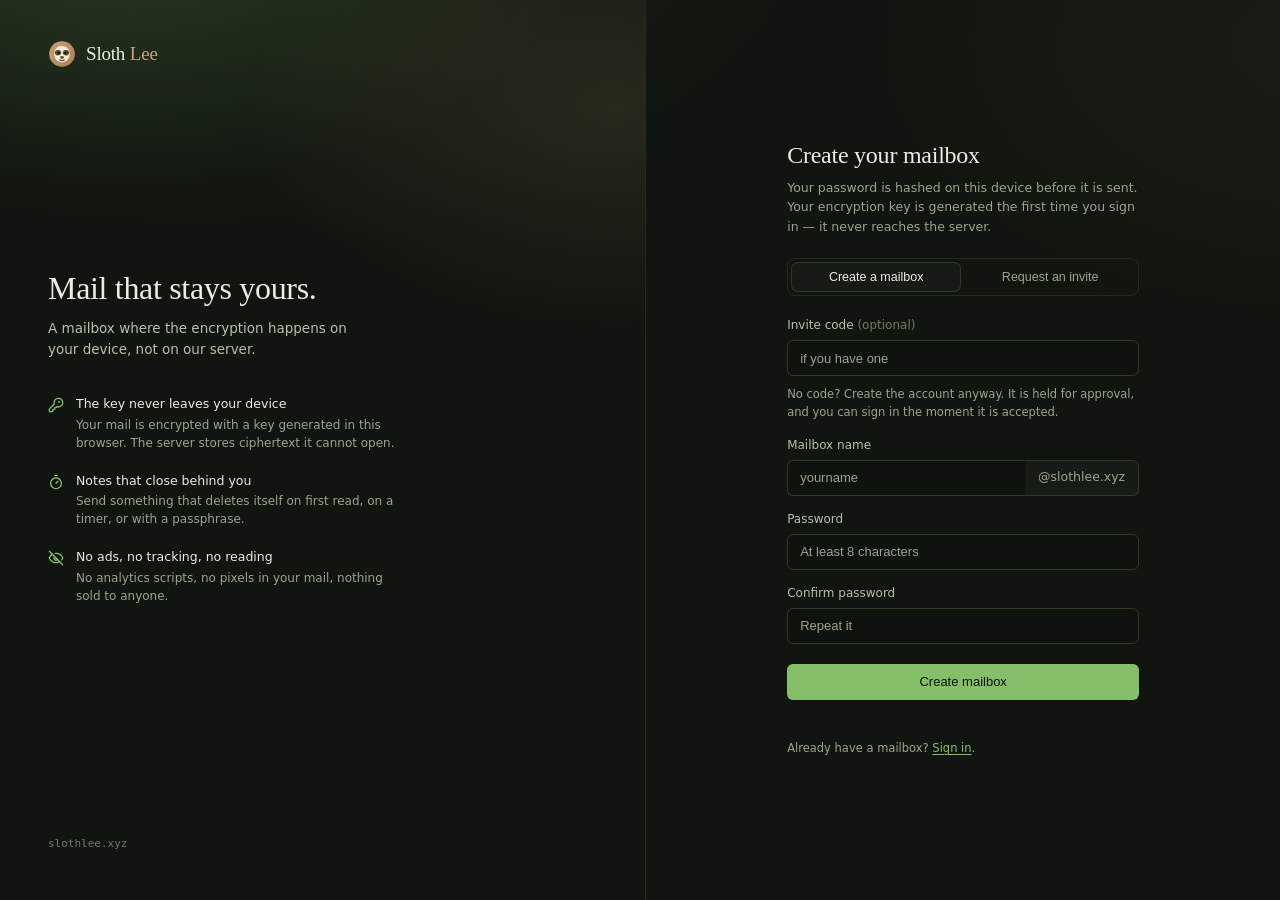
<file: data/static.bak-20261114T102015/signup.html>
<!DOCTYPE html>
<html lang="en">
<head>
<meta charset="utf-8">
<meta name="viewport" content="width=device-width, initial-scale=1, viewport-fit=cover">
<meta name="referrer" content="no-referrer">
<title>Sloth Lee Mail — create your mailbox</title>
<link rel="icon" type="image/svg+xml" href="/favicon.svg">
<meta name="theme-color" content="#10150f">
<style>
  /* The same language as the app's sign-in screen: forest ground, cream ink,
     one moss accent, serif for the claim and sans for the machinery. This page
     is served without the React bundle, so the tokens are written once here. */
  :root {
    color-scheme: dark;
    --bg: #10150f;
    --ink-1: #e9eee0;
    --ink-2: #b6c2ab;
    --ink-3: #98a68e;
    --ink-4: #6f7d66;
    --moss: #86bf6a;
    --primary-ink: #0d1309;
    --sand: #c8a17a;
    --rust: #e0593f;
    --line: #232b1d;
    --line-strong: #2f3927;
    --field: #0e130d;
    --card: #161c15;
  }
  * { box-sizing: border-box; }
  html, body { height: 100%; }
  body {
    margin: 0;
    background: var(--bg);
    color: var(--ink-1);
    font: 15px/1.5 ui-sans-serif, system-ui, -apple-system, "Segoe UI", Roboto, Helvetica, Arial, sans-serif;
    -webkit-font-smoothing: antialiased;
    background-image:
      radial-gradient(1100px 560px at 15% -10%, rgba(134,191,106,0.08), transparent 62%),
      radial-gradient(900px 520px at 105% 5%, rgba(200,161,122,0.06), transparent 58%);
    background-attachment: fixed;
  }

  .layout { display: grid; min-height: 100dvh; }
  @media (min-width: 900px) {
    .layout { grid-template-columns: 1.02fr 1fr; }
  }

  /* ---------- the claim ---------- */
  .aside {
    display: none;
    position: relative;
    flex-direction: column;
    justify-content: space-between;
    padding: 40px 48px;
    border-right: 1px solid var(--line);
    overflow: hidden;
  }
  @media (min-width: 900px) { .aside { display: flex; } }
  .aside::before {
    content: "";
    position: absolute;
    inset: 0;
    pointer-events: none;
    background:
      radial-gradient(760px 420px at 18% -8%, rgba(134,191,106,0.16), transparent 62%),
      radial-gradient(620px 380px at 96% 12%, rgba(200,161,122,0.13), transparent 60%);
  }
  .aside > * { position: relative; }
  .brand { display: flex; align-items: center; gap: 10px; }
  .brand svg { width: 28px; height: 28px; }
  .brand span { font: 500 19px/1.1 ui-serif, "Iowan Old Style", Palatino, Georgia, serif; letter-spacing: -0.01em; }
  .brand em { font-style: normal; color: var(--sand); }
  .claim { max-width: 46ch; }
  .claim h1 {
    margin: 0;
    font: 500 32px/1.14 ui-serif, "Iowan Old Style", Palatino, Georgia, serif;
    letter-spacing: -0.01em;
  }
  .claim p { margin: 12px 0 0; max-width: 36ch; color: var(--ink-2); font-size: 13.5px; }
  .facts { list-style: none; margin: 36px 0 0; padding: 0; }
  .facts li { display: flex; gap: 12px; margin-bottom: 20px; }
  .facts b { display: block; font-size: 12.5px; font-weight: 500; color: var(--ink-1); }
  .facts span { display: block; margin-top: 2px; max-width: 42ch; font-size: 12px; color: var(--ink-3); }
  /* The same three icons as the sign-in page (lucide key-round, timer, eye-off). */
  .ico { flex: none; width: 16px; height: 16px; margin-top: 2px; color: var(--moss); }
  .aside .domain { font: 11px/1 ui-monospace, Menlo, Consolas, monospace; color: var(--ink-4); }

  /* ---------- the form ---------- */
  .main { display: flex; flex-direction: column; justify-content: center; padding: 40px 20px; }
  @media (min-width: 640px) { .main { padding: 40px 32px; } }
  .card { width: 100%; max-width: 352px; margin: 0 auto; }
  .brand-sm { display: flex; align-items: center; gap: 10px; margin-bottom: 32px; }
  .brand-sm svg { width: 24px; height: 24px; }
  .brand-sm span { font: 500 17px/1.1 ui-serif, "Iowan Old Style", Palatino, Georgia, serif; }
  @media (min-width: 900px) { .brand-sm { display: none; } }

  h1.form-title {
    margin: 0;
    font: 500 24px/1.15 ui-serif, "Iowan Old Style", Palatino, Georgia, serif;
    letter-spacing: -0.01em;
  }
  .sub { margin: 8px 0 0; color: var(--ink-3); font-size: 12.5px; line-height: 1.55; }

  /* Two doors, one at a time: creating a mailbox, or asking for one. */
  .tabs { display: flex; gap: 4px; margin: 22px 0 0; padding: 3px; border: 1px solid var(--line); border-radius: 10px; }
  .tabs button {
    flex: 1; margin: 0; padding: 8px 10px; border: 0; border-radius: 7px;
    background: transparent; color: var(--ink-3); font-size: 12.5px; font-weight: 500;
    cursor: pointer; transition: background 120ms, color 120ms;
  }
  .tabs button[aria-selected="true"] { background: var(--card); color: var(--ink-1); box-shadow: inset 0 0 0 1px var(--line-strong); }
  .tabs button:focus-visible { outline: 2px solid var(--moss); outline-offset: 2px; }

  form { margin-top: 20px; }
  .field { margin-bottom: 14px; }
  label { display: block; margin-bottom: 6px; font-size: 12px; font-weight: 500; color: var(--ink-2); }
  label .opt { color: var(--ink-4); font-weight: 400; }
  input {
    width: 100%; min-height: 44px; padding: 11px 13px; border-radius: 10px;
    border: 1px solid var(--line-strong); background: var(--field); color: var(--ink-1);
    font-size: 16px; outline: none; transition: border-color 120ms;
  }
  input::placeholder { color: var(--ink-3); }
  input:focus { border-color: var(--moss); }
  .domain { display: flex; align-items: stretch; }
  .domain input { border-top-right-radius: 0; border-bottom-right-radius: 0; border-right: 0; }
  .suffix {
    display: flex; align-items: center; padding: 0 13px; border: 1px solid var(--line-strong); border-left: 0;
    border-top-right-radius: 10px; border-bottom-right-radius: 10px;
    background: var(--card); color: var(--ink-3); font-size: 13px; white-space: nowrap;
  }
  button.primary {
    width: 100%; min-height: 44px; margin-top: 6px; padding: 12px 16px; border: 1px solid transparent;
    border-radius: 10px; background: var(--moss); color: var(--primary-ink);
    font-size: 14px; font-weight: 600; cursor: pointer; transition: background 120ms;
  }
  button.primary:hover:not(:disabled) { background: #93c979; }
  button.primary:disabled { opacity: 0.55; cursor: default; }
  button.primary:focus-visible { outline: 2px solid var(--moss); outline-offset: 2px; }

  .msg { min-height: 18px; margin-top: 12px; font-size: 12.5px; line-height: 1.5; color: var(--ink-2); }
  .err { color: var(--rust); }
  .ok { color: var(--moss); }
  .fine { margin: 10px 0 0; font-size: 11.5px; line-height: 1.55; color: var(--ink-3); }
  .fine a, a { color: var(--moss); text-decoration: underline; text-underline-offset: 2px; text-decoration-thickness: 1px; }
  .fine a:hover, a:hover { text-decoration: underline; text-underline-offset: 2px; }
  .rule { height: 1px; margin: 24px 0; background: var(--line); border: 0; }
  [hidden] { display: none !important; }

  @media (prefers-reduced-motion: reduce) {
    * { transition-duration: 1ms !important; }
  }
  /* On a wider screen the fields match the sign-in page (36px, 13px). A phone keeps 44px and
     16px: anything smaller makes iOS zoom the page when the field is tapped. */
  @media (min-width: 640px) {
    input { min-height: 36px; padding: 7px 12px; border-radius: 6px; font-size: 13px; }
    .suffix { border-top-right-radius: 6px; border-bottom-right-radius: 6px; font-size: 12.5px; }
    button.primary { min-height: 36px; padding: 8px 16px; border-radius: 6px; font-size: 13px; font-weight: 500; }
    .tabs { border-radius: 8px; }
  }
</style>
</head>
<body>
<div class="layout">
  <aside class="aside">
    <div class="brand">
      <svg viewBox="0 0 24 24" aria-label="Sloth Lee" role="img">
        <defs><linearGradient id="sl-brand" x1="0" y1="0" x2="1" y2="1"><stop offset="0" stop-color="#c8a17a"/><stop offset="1" stop-color="#a97f57"/></linearGradient></defs>
        <circle cx="12" cy="12" r="11" fill="url(#sl-brand)"/>
        <path d="M12 5.2c3.9 0 6.6 2.9 6.6 6.9 0 4.3-2.9 7-6.6 7s-6.6-2.7-6.6-7c0-4 2.7-6.9 6.6-6.9Z" fill="#f4ead6"/>
        <ellipse cx="8.6" cy="10.9" rx="2.7" ry="2.3" fill="#5c4632" transform="rotate(-14 8.6 10.9)"/>
        <ellipse cx="15.4" cy="10.9" rx="2.7" ry="2.3" fill="#5c4632" transform="rotate(14 15.4 10.9)"/>
        <circle cx="9.1" cy="11.1" r="0.95" fill="#10120f"/><circle cx="14.9" cy="11.1" r="0.95" fill="#10120f"/>
        <ellipse cx="12" cy="14.9" rx="1.6" ry="1.15" fill="#5c4632"/>
        <path d="M10.2 17c.6.8 3 .8 3.6 0" stroke="#5c4632" stroke-width="1" stroke-linecap="round" fill="none"/>
      </svg>
      <span>Sloth <em>Lee</em></span>
    </div>

    <div class="claim">
      <h1>Mail that stays yours.</h1>
      <p>A mailbox where the encryption happens on your device, not on our server.</p>
      <ul class="facts">
        <li><svg class="ico" viewBox="0 0 24 24" fill="none" stroke="currentColor" stroke-width="2" stroke-linecap="round" stroke-linejoin="round" aria-hidden="true"><path d="M2.586 17.414A2 2 0 0 0 2 18.828V21a1 1 0 0 0 1 1h3a1 1 0 0 0 1-1v-1a1 1 0 0 1 1-1h1a1 1 0 0 0 1-1v-1a1 1 0 0 1 1-1h.172a2 2 0 0 0 1.414-.586l.814-.814a6.5 6.5 0 1 0-4-4z"/><circle cx="16.5" cy="7.5" r=".5" fill="currentColor"/></svg><div><b>The key never leaves your device</b><span>Your mail is encrypted with a key generated in this browser. The server stores ciphertext it cannot open.</span></div></li>
        <li><svg class="ico" viewBox="0 0 24 24" fill="none" stroke="currentColor" stroke-width="2" stroke-linecap="round" stroke-linejoin="round" aria-hidden="true"><line x1="10" x2="14" y1="2" y2="2"/><line x1="12" x2="15" y1="14" y2="11"/><circle cx="12" cy="14" r="8"/></svg><div><b>Notes that close behind you</b><span>Send something that deletes itself on first read, on a timer, or with a passphrase.</span></div></li>
        <li><svg class="ico" viewBox="0 0 24 24" fill="none" stroke="currentColor" stroke-width="2" stroke-linecap="round" stroke-linejoin="round" aria-hidden="true"><path d="M10.733 5.076a10.744 10.744 0 0 1 11.205 6.575 1 1 0 0 1 0 .696 10.747 10.747 0 0 1-1.444 2.49"/><path d="M14.084 14.158a3 3 0 0 1-4.242-4.242"/><path d="M17.479 17.499a10.75 10.75 0 0 1-15.417-5.151 1 1 0 0 1 0-.696 10.75 10.75 0 0 1 4.446-5.143"/><path d="m2 2 20 20"/></svg><div><b>No ads, no tracking, no reading</b><span>No analytics scripts, no pixels in your mail, nothing sold to anyone.</span></div></li>
      </ul>
    </div>

    <p class="domain">slothlee.xyz</p>
  </aside>

  <main class="main">
    <div class="card">
      <div class="brand-sm">
        <svg viewBox="0 0 24 24" aria-hidden="true">
          <circle cx="12" cy="12" r="11" fill="#c8a17a"/>
          <path d="M12 5.2c3.9 0 6.6 2.9 6.6 6.9 0 4.3-2.9 7-6.6 7s-6.6-2.7-6.6-7c0-4 2.7-6.9 6.6-6.9Z" fill="#f4ead6"/>
          <circle cx="9.1" cy="11.1" r="0.95" fill="#10120f"/><circle cx="14.9" cy="11.1" r="0.95" fill="#10120f"/>
        </svg>
        <span>Sloth <em style="font-style:normal;color:#c8a17a">Lee</em></span>
      </div>

      <h1 class="form-title" id="title">Create your mailbox</h1>
      <p class="sub" id="lede">
        Your password is hashed on this device before it is sent. Your encryption key is generated
        the first time you sign in — it never reaches the server.
      </p>

      <div class="tabs" role="tablist" aria-label="Create or request">
        <button type="button" role="tab" id="tab-create" aria-selected="true" aria-controls="panel-create">Create a mailbox</button>
        <button type="button" role="tab" id="tab-request" aria-selected="false" aria-controls="panel-request">Request an invite</button>
      </div>

      <!-- ---------- create ---------- -->
      <div id="panel-create" role="tabpanel" aria-labelledby="tab-create">
        <form id="f" autocomplete="off">
          <div class="field">
            <label for="c">Invite code <span class="opt">(optional)</span></label>
            <input id="c" name="c" placeholder="if you have one" autocapitalize="none" autocorrect="off" spellcheck="false">
            <p class="fine">No code? Create the account anyway. It is held for approval, and you can sign in the moment it is accepted.</p>
          </div>
          <div class="field">
            <label for="u">Mailbox name</label>
            <div class="domain">
              <input id="u" name="u" placeholder="yourname" autocapitalize="none" autocorrect="off" spellcheck="false" required>
              <span class="suffix" id="suffix">@slothlee.xyz</span>
            </div>
          </div>
          <div class="field">
            <label for="p">Password</label>
            <input id="p" name="p" type="password" autocomplete="new-password" placeholder="At least 8 characters" required>
          </div>
          <div class="field">
            <label for="p2">Confirm password</label>
            <input id="p2" name="p2" type="password" autocomplete="new-password" placeholder="Repeat it" required>
          </div>
          <button id="go" class="primary" type="submit">Create mailbox</button>
          <div class="msg" id="m" role="status" aria-live="polite"></div>
        </form>
        <p class="fine">Already have a mailbox? <a href="/login">Sign in</a>.</p>
      </div>

      <!-- ---------- request ---------- -->
      <div id="panel-request" role="tabpanel" aria-labelledby="tab-request" hidden>
        <form id="r" autocomplete="off">
          <div class="field">
            <label for="re">Your email</label>
            <input id="re" name="re" type="email" placeholder="you@example.com" autocapitalize="none" autocorrect="off" spellcheck="false" required>
          </div>
          <div class="field">
            <label for="rn">Why do you want an account? <span class="opt">(optional)</span></label>
            <input id="rn" name="rn" placeholder="a line about yourself">
          </div>
          <button id="rq" class="primary" type="submit">Request an invite</button>
          <div class="msg" id="rm" role="status" aria-live="polite"></div>
        </form>
        <p class="fine">This server approves new mailboxes by hand. Leave your address and you will get an invite code.</p>
      </div>
    </div>
  </main>
</div>

<script type="module">
import { bcrypt, sha256 } from './vendor/hash-wasm.esm.min.js';

// Must match the login client byte for byte: fixed 16-byte salt "OpenNeutronAuth1",
// cost 10, same library. The server stores this token as a one-time setup token.
const AUTH_SALT = new Uint8Array([
  0x4f, 0x70, 0x65, 0x6e, 0x4e, 0x65, 0x75, 0x74,
  0x72, 0x6f, 0x6e, 0x41, 0x75, 0x74, 0x68, 0x31,
]);

const USERNAME_RE = /^[a-z0-9](?:[a-z0-9._-]{0,62}[a-z0-9])?$/;

const f = document.getElementById('f');
const u = document.getElementById('u');
const p = document.getElementById('p');
const p2 = document.getElementById('p2');
const go = document.getElementById('go');
const m = document.getElementById('m');
const c = document.getElementById('c');
const r = document.getElementById('r');
const re = document.getElementById('re');
const rn = document.getElementById('rn');
const rq = document.getElementById('rq');
const rm = document.getElementById('rm');

const tabCreate = document.getElementById('tab-create');
const tabRequest = document.getElementById('tab-request');
const panelCreate = document.getElementById('panel-create');
const panelRequest = document.getElementById('panel-request');
const title = document.getElementById('title');
const lede = document.getElementById('lede');

const LEDE = {
  create: 'Your password is hashed on this device before it is sent. Your encryption key is generated the first time you sign in — it never reaches the server.',
  request: 'This server approves new mailboxes by hand. Leave an address and you will get an invite code when there is room.',
};

function selectTab(which) {
  const create = which === 'create';
  tabCreate.setAttribute('aria-selected', create ? 'true' : 'false');
  tabRequest.setAttribute('aria-selected', create ? 'false' : 'true');
  panelCreate.hidden = !create;
  panelRequest.hidden = create;
  title.textContent = create ? 'Create your mailbox' : 'Request an invite';
  lede.textContent = LEDE[create ? 'create' : 'request'];
  (create ? u : re).focus({ preventScroll: true });
}

tabCreate.addEventListener('click', () => selectTab('create'));
tabRequest.addEventListener('click', () => selectTab('request'));

function sayIn(node, text, kind) {
  node.textContent = text;
  node.className = 'msg' + (kind ? ' ' + kind : '');
}

r.addEventListener('submit', async (e) => {
  e.preventDefault();
  const email = re.value.trim();
  if (!email.includes('@')) { sayIn(rm, 'Enter a valid email address.', 'err'); return; }

  rq.disabled = true;
  sayIn(rm, 'Sending your request…');
  try {
    const res = await fetch('/api/waitlist/request', {
      method: 'POST',
      headers: { 'Content-Type': 'application/json' },
      body: JSON.stringify({ email, note: rn.value.trim() }),
    });
    const body = await res.json().catch(() => ({}));
    if (res.ok) {
      sayIn(rm, body.message || 'Request received.', 'ok');
      r.reset();
    } else if (res.status === 429) {
      sayIn(rm, 'Too many requests. Try again later.', 'err');
    } else {
      sayIn(rm, body.error || 'Could not send the request.', 'err');
    }
  } catch {
    sayIn(rm, 'Could not send the request. Try again.', 'err');
  } finally {
    rq.disabled = false;
  }
});

function say(text, kind) {
  m.textContent = text;
  m.className = 'msg' + (kind ? ' ' + kind : '');
}

// Find a nonce whose sha256(challenge + nonce) has `bits` leading zero bits.
// hash-wasm returns a hex string, so the test is on hex nibbles: `bits / 4`
// zero characters, plus a partial nibble when bits is not a multiple of four.
async function solveChallenge(challenge, bits) {
  const wholeNibbles = Math.floor(bits / 4);
  const remainder = bits % 4;
  const zeroPrefix = '0'.repeat(wholeNibbles);
  for (let n = 0; ; n += 1) {
    const hex = await sha256(challenge + String(n));
    let ok = hex.startsWith(zeroPrefix);
    if (ok && remainder > 0) {
      ok = parseInt(hex[wholeNibbles], 16) < (1 << (4 - remainder));
    }
    if (ok) return String(n);
    // Keep the page responsive on slower phones.
    if (n % 8000 === 7999) await new Promise((r) => setTimeout(r, 0));
  }
}

// Set once the server has queued the account: leaves the button inert instead of
// inviting a second submit.
let queued = false;

f.addEventListener('submit', async (e) => {
  e.preventDefault();
  const username = u.value.trim().toLowerCase();
  const password = p.value;

  if (!USERNAME_RE.test(username)) {
    say('Use 1-64 characters: lowercase letters, digits, dot, underscore or dash, starting and ending with a letter or digit.', 'err');
    return;
  }
  if (password.length < 8) { say('Use at least 8 characters.', 'err'); return; }
  if (password !== p2.value) { say('Passwords do not match.', 'err'); return; }
  const invite = c.value.trim();

  go.disabled = true;
  say('Deriving your password token (this takes a second)…');

  try {
    const token = await bcrypt({ password, salt: AUTH_SALT, costFactor: 10, outputType: 'encoded' });

    // Proof of work: signup is open to the internet, so each account has to
    // cost something. The server hands out a random challenge; we search for a
    // nonce whose sha256(challenge + nonce) starts with N zero bits.
    say('Checking your browser (a second or two)…');
    const powChallenge = await (await fetch('/api/signup/challenge')).json();
    const nonce = await solveChallenge(powChallenge.challenge, powChallenge.difficulty);

    const res = await fetch('/api/user/register', {
      method: 'POST',
      headers: { 'Content-Type': 'application/json' },
      body: JSON.stringify({
        username,
        password: token,
        invite_code: invite,
        pow_challenge: powChallenge.challenge,
        pow_nonce: nonce,
      }),
    });
    const body = await res.json().catch(() => ({}));

    if (res.status === 201) {
      say('Account created. Sign in with the same password to finish setting up your key.', 'ok');
      setTimeout(() => { window.location.href = '/login'; }, 1400);
      return;
    }
    // 202: the account exists and is held for approval. It cannot sign in yet,
    // so do not send them to a login form that will only reject the password.
    if (res.status === 202) {
      say('Your account is waiting for approval — you can sign in once it has been accepted. Nothing else is needed from you.', 'ok');
      // The account exists now: a second submit would only answer "name taken".
      queued = true;
      go.textContent = 'Waiting for approval';
      return;
    }
    if (res.status === 409) { say('That mailbox name is already taken.', 'err'); }
    else if (res.status === 403 && body.code === 'invite_required') { say('That invite code is not valid, or it has already been used. Clear the field to create the account without one.', 'err'); }
    else if (res.status === 403) { say('Registration is closed on this server.', 'err'); }
    else if (res.status === 429) { say('Too many attempts. Wait a few minutes and try again.', 'err'); }
    else { say(body.error || 'Could not create the account. Try again.', 'err'); }
  } catch (err) {
    console.error('signup failed', err);
    say('Something went wrong creating the account. Try again.', 'err');
  } finally {
    if (!queued) go.disabled = false;
  }
});
</script>
</body>
</html>
</file>
